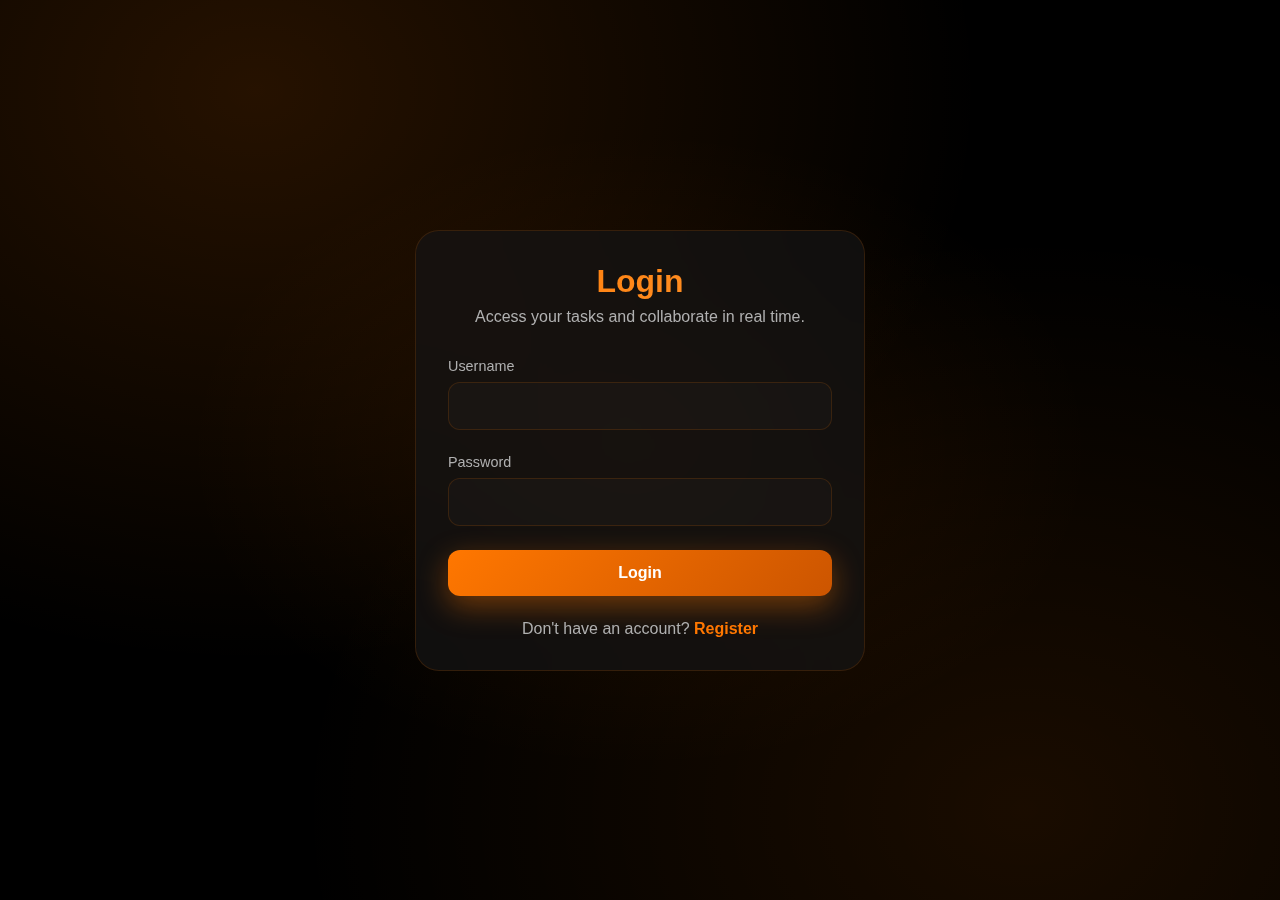
<file: frontend/index.html>
<!DOCTYPE html>
<html lang="en">
  <head>
    <meta charset="UTF-8" />
    <title>TaskFlow Dashboard</title>
    <link rel="stylesheet" href="./styles.css" />
  </head>
  <body>
    <nav class="nav-sticky">
      <div class="nav-container">
        <h1 class="nav-logo">TaskFlow</h1>
        <ul class="nav-links">
          <li><a class="nav-link" href="#tasks">Tasks</a></li>
          <li><a class="nav-link" href="#chat">Chat</a></li>
          <li class="user-badge" id="userBadge"></li>
          <li>
            <button class="btn btn-secondary" id="logoutBtn">Logout</button>
          </li>
        </ul>
      </div>
    </nav>

    <header class="hero-section">
      <h2 class="hero-title">Welcome to TaskFlow</h2>
      <p class="hero-subtitle">
        Manage your workflow, collaborate in real-time, and stay organized.
      </p>
      <div class="hero-animated-text">
        <span>Plan</span>
        <span>Collaborate</span>
        <span>Achieve</span>
      </div>
    </header>

    <main id="tasks" class="section">
      <h2 class="section-title">Your Tasks</h2>
      <div class="grid-2">
        <div class="glass-card">
          <form id="taskForm">
            <input id="title" placeholder="Title" required />
            <textarea id="description" placeholder="Description"></textarea>
            <input type="date" id="dueDate" />
            <button class="btn btn-primary" style="width: 100%">
              Create Task
            </button>
          </form>
        </div>

        <div class="glass-card">
          <input
            id="search"
            placeholder="Search tasks..."
            style="width: 100%; margin-bottom: 1rem"
          />
          <div id="taskList"></div>
        </div>
      </div>
    </main>

    <section id="chat" class="section">
      <h2 class="section-title">Team Chat</h2>
      <div class="glass-card">
        <div class="chat-room-controls">
          <input id="room" placeholder="Enter room name" />
          <button class="btn btn-primary" id="createBtn">Create Room</button>
          <button class="btn btn-secondary" id="joinBtn">Join Room</button>
          <button class="btn btn-danger" id="leaveBtn" disabled>
            Leave Room
          </button>
        </div>

        <p id="roomStatus" class="room-status"></p>
        <div class="chat-container" id="chatBox"></div>

        <form id="chatForm" class="chat-input-group">
          <input id="chatText" placeholder="Type a message..." />
          <button class="btn btn-primary">Send</button>
        </form>
      </div>
    </section>

    <footer class="footer">
      <p>TaskFlow © 2025</p>
    </footer>

    <script src="https://cdn.socket.io/4.7.2/socket.io.min.js"></script>
    <script src="./app.js"></script>
  </body>
</html>
</file>
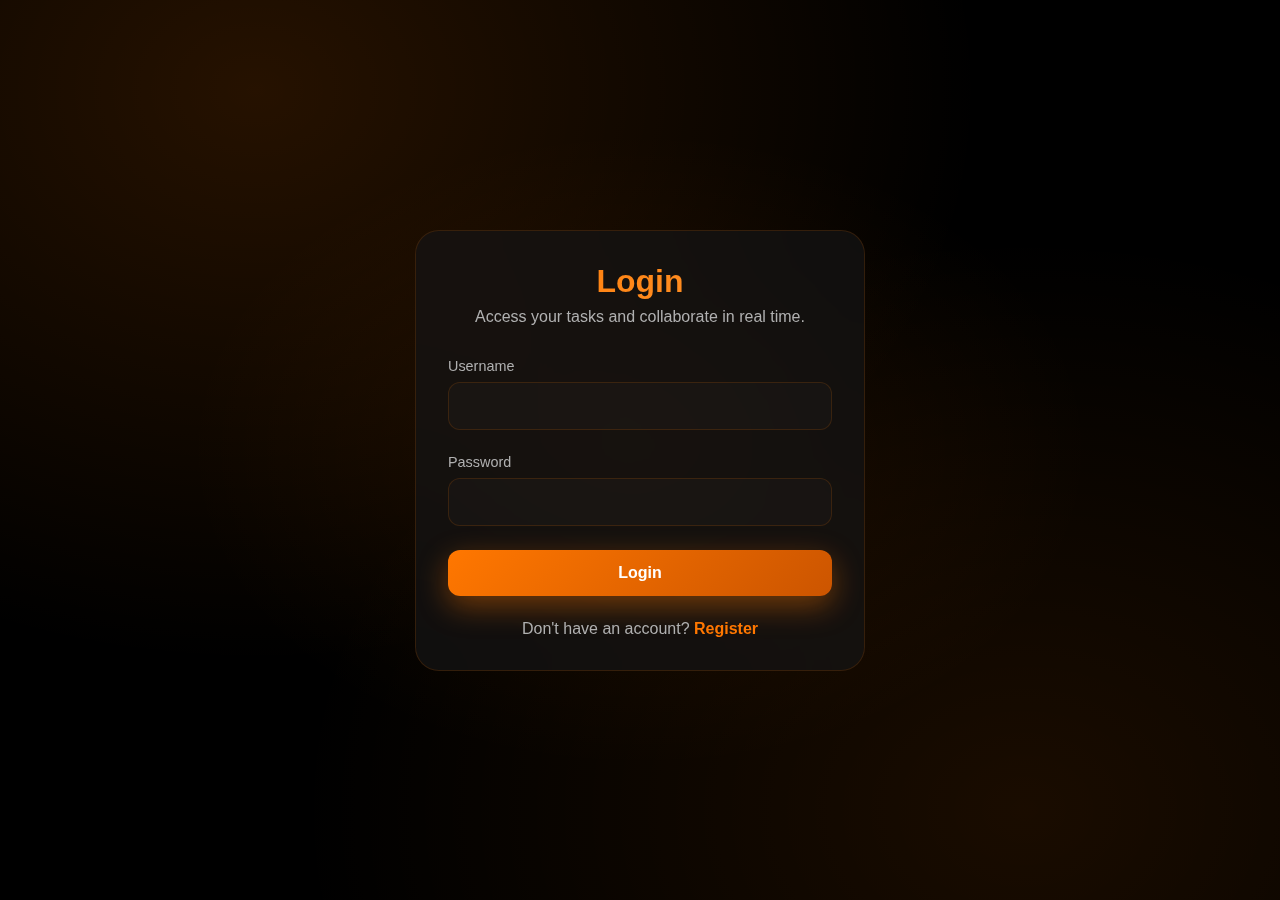
<file: frontend/login.html>
<!DOCTYPE html>
<html lang="en">
  <head>
    <meta charset="UTF-8" />
    <title>TaskFlow Login</title>
    <link rel="stylesheet" href="./styles.css" />
  </head>
  <body class="login-container">
    <div class="glass-card login-card">
      <h1 id="formTitle" class="login-title">Login</h1>
      <p id="formSubtitle" class="login-subtitle">
        Access your tasks and collaborate in real time.
      </p>

      <form id="authForm">
        <div class="form-group">
          <label class="form-label">Username</label>
          <input id="username" type="text" required />
        </div>

        <div class="form-group">
          <label class="form-label">Password</label>
          <input id="password" type="password" required />
        </div>

        <button
          type="submit"
          id="submitBtn"
          class="btn btn-primary"
          style="width: 100%"
        >
          Login
        </button>
      </form>

      <p class="toggle-text">
        <span id="toggleMsg">Don't have an account?</span>
        <a href="#" id="toggleLink" class="toggle-link">Register</a>
      </p>
    </div>

    <script>
      const baseURL = "http://localhost:8001/api";
      let isLogin = true;

      const elements = {
        title: document.getElementById("formTitle"),
        subtitle: document.getElementById("formSubtitle"),
        submit: document.getElementById("submitBtn"),
        toggleMsg: document.getElementById("toggleMsg"),
        toggleLink: document.getElementById("toggleLink"),
      };

      elements.toggleLink.onclick = () => {
        isLogin = !isLogin;
        const state = isLogin ? "Login" : "Register";
        elements.title.textContent = state;
        elements.subtitle.textContent = isLogin
          ? "Access your tasks and collaborate in real time."
          : "Create an account to start managing tasks.";
        elements.submit.textContent = state;
        elements.toggleMsg.textContent = isLogin
          ? "Don't have an account?"
          : "Already have an account?";
        elements.toggleLink.textContent = isLogin ? "Register" : "Login";
      };

      document.getElementById("authForm").onsubmit = async (e) => {
        e.preventDefault();
        const username = document.getElementById("username").value.trim();
        const password = document.getElementById("password").value.trim();
        if (!username || !password) return alert("Please fill in all fields.");

        const endpoint = `${baseURL}/auth/${isLogin ? "login" : "register"}`;
        try {
          const res = await fetch(endpoint, {
            method: "POST",
            headers: { "Content-Type": "application/json" },
            body: JSON.stringify({ username, password }),
          });
          const data = await res.json();

          if (data.token) {
            localStorage.setItem("token", data.token);
            localStorage.setItem("username", username);
            window.location.href = "./index.html";
          } else {
            alert(data.error || "Operation failed. Try again.");
          }
        } catch {
          alert("Network error. Please try again.");
        }
      };
    </script>
  </body>
</html>
</file>
<file: frontend/styles.css>
:root {
  --bg-dark: #000000;
  --bg-gradient: linear-gradient(180deg, #000000 0%, #0a0a0a 50%, #000000 100%);
  --card-bg: rgba(20, 20, 20, 0.7);
  --card-border: rgba(255, 120, 0, 0.1);
  --accent-orange: #ff7700;
  --accent-orange-light: #ff9933;
  --accent-orange-dark: #cc5500;
  --text-primary: #ffffff;
  --text-secondary: #b0b0b0;
  --text-muted: #808080;
  --glow-orange: rgba(255, 119, 0, 0.4);
  --glow-orange-strong: rgba(255, 119, 0, 0.6);
  --glass-bg: rgba(255, 255, 255, 0.02);
  --glass-border: rgba(255, 120, 0, 0.15);
  --gradient-orange: linear-gradient(
    135deg,
    var(--accent-orange),
    var(--accent-orange-light)
  );
}

* {
  box-sizing: border-box;
  margin: 0;
  padding: 0;
}

body {
  font-family: -apple-system, BlinkMacSystemFont, "Segoe UI", "Roboto", "Oxygen",
    "Ubuntu", "Cantarell", "Fira Sans", "Droid Sans", "Helvetica Neue",
    sans-serif;
  -webkit-font-smoothing: antialiased;
  -moz-osx-font-smoothing: grayscale;
  background: var(--bg-dark);
  background-image: radial-gradient(
      at 20% 10%,
      rgba(255, 119, 0, 0.15) 0px,
      transparent 50%
    ),
    radial-gradient(at 80% 90%, rgba(255, 119, 0, 0.1) 0px, transparent 50%),
    radial-gradient(at 50% 50%, rgba(255, 119, 0, 0.08) 0px, transparent 50%);
  background-attachment: fixed;
  color: var(--text-primary);
  min-height: 100vh;
  overflow-x: hidden;
}

/* Smooth scrolling */
html {
  scroll-behavior: smooth;
}

/* Navigation */

.nav-container {
  max-width: 1400px;
  margin: 0 auto;
  display: flex;
  justify-content: space-between;
  align-items: center;
}

.nav-logo {
  font-size: 1.5rem;
  font-weight: 700;
  background: var(--gradient-orange);
  -webkit-background-clip: text;
  -webkit-text-fill-color: transparent;
  background-clip: text;
}

.nav-links {
  display: flex;
  gap: 2rem;
  list-style: none;
  align-items: center;
}

.nav-link {
  color: var(--text-secondary);
  text-decoration: none;
  font-weight: 500;
  transition: color 0.3s ease;
  cursor: pointer;
}

.nav-link:hover {
  color: var(--text-primary);
}

/* Hero Section */
.hero-section {
  min-height: 60vh;
  display: flex;
  flex-direction: column;
  justify-content: center;
  align-items: center;
  text-align: center;
  padding: 4rem 2rem;
  position: relative;
  overflow: hidden;
}

.hero-title {
  font-size: clamp(2.5rem, 8vw, 5rem);
  font-weight: 800;
  line-height: 1.1;
  margin-bottom: 1.5rem;
  background: linear-gradient(
    135deg,
    #ffffff,
    var(--accent-orange),
    var(--accent-orange-light)
  );
  -webkit-background-clip: text;
  -webkit-text-fill-color: transparent;
  background-clip: text;
  animation: fadeInUp 0.8s ease;
}

.hero-subtitle {
  font-size: clamp(1rem, 3vw, 1.5rem);
  color: var(--text-secondary);
  max-width: 700px;
  margin-bottom: 2rem;
  animation: fadeInUp 0.8s ease 0.2s backwards;
}

.hero-animated-text {
  font-size: clamp(1.5rem, 4vw, 3rem);
  font-weight: 700;
  margin: 2rem 0;
  position: relative;
}

.hero-animated-text span {
  display: inline-block;
  animation: float 3s ease-in-out infinite;
}

.hero-animated-text span:nth-child(2) {
  animation-delay: 0.1s;
  color: var(--accent-orange);
}

.hero-animated-text span:nth-child(3) {
  animation-delay: 0.2s;
  color: var(--accent-orange-light);
}

/* Sections */
.section {
  max-width: 1400px;
  margin: 0 auto;
  padding: 4rem 2rem;
}

.section-title {
  font-size: clamp(2rem, 5vw, 3.5rem);
  font-weight: 700;
  text-align: center;
  margin-bottom: 3rem;
  background: var(--gradient-orange);
  -webkit-background-clip: text;
  -webkit-text-fill-color: transparent;
  background-clip: text;
}

.section-subtitle {
  text-align: center;
  color: var(--text-secondary);
  font-size: 1.1rem;
  margin-bottom: 3rem;
  max-width: 600px;
  margin-left: auto;
  margin-right: auto;
}

/* Grid Layouts */
.grid-2 {
  display: grid;
  grid-template-columns: repeat(auto-fit, minmax(400px, 1fr));
  gap: 2rem;
  margin-bottom: 2rem;
}

.grid-3 {
  display: grid;
  grid-template-columns: repeat(auto-fit, minmax(300px, 1fr));
  gap: 2rem;
}

/* Glass Cards */
.glass-card {
  background: var(--card-bg);
  backdrop-filter: blur(20px);
  border: 1px solid var(--glass-border);
  border-radius: 24px;
  padding: 2rem;
  transition: all 0.3s ease;
  position: relative;
  overflow: hidden;
}

.glass-card::before {
  content: "";
  position: absolute;
  top: 0;
  left: 0;
  right: 0;
  height: 1px;
  background: linear-gradient(
    90deg,
    transparent,
    var(--accent-orange),
    transparent
  );
  opacity: 0;
  transition: opacity 0.3s ease;
}

.glass-card:hover {
  border-color: var(--accent-orange);
  box-shadow: 0 20px 40px var(--glow-orange);
  transform: translateY(-5px);
}

.glass-card:hover::before {
  opacity: 1;
}

.card-title {
  font-size: 1.5rem;
  font-weight: 600;
  margin-bottom: 1rem;
  color: var(--text-primary);
}

.card-content {
  color: var(--text-secondary);
  line-height: 1.6;
}

/* Forms */
.form-group {
  margin-bottom: 1.5rem;
}

.form-label {
  display: block;
  margin-bottom: 0.5rem;
  color: var(--text-secondary);
  font-weight: 500;
  font-size: 0.9rem;
}

input,
textarea,
select {
  width: 100%;
  padding: 0.875rem 1rem;
  background: var(--glass-bg);
  border: 1px solid var(--glass-border);
  border-radius: 12px;
  color: var(--text-primary);
  font-size: 1rem;
  transition: all 0.3s ease;
  font-family: inherit;
}

input:focus,
textarea:focus,
select:focus {
  outline: none;
  border-color: var(--accent-orange);
  box-shadow: 0 0 0 3px var(--glow-orange);
}

textarea {
  resize: vertical;
  min-height: 100px;
}

/* Buttons */
.btn {
  padding: 0.875rem 1.75rem;
  border-radius: 12px;
  font-weight: 600;
  font-size: 1rem;
  cursor: pointer;
  transition: all 0.3s ease;
  border: none;
  display: inline-flex;
  align-items: center;
  justify-content: center;
  gap: 0.5rem;
  text-decoration: none;
}

.btn-primary {
  background: linear-gradient(
    135deg,
    var(--accent-orange),
    var(--accent-orange-dark)
  );
  color: white;
  box-shadow: 0 10px 30px var(--glow-orange);
}

.btn-primary:hover {
  transform: translateY(-2px);
  box-shadow: 0 15px 40px var(--glow-orange-strong);
}

.btn-secondary {
  background: var(--glass-bg);
  border: 1px solid var(--glass-border);
  color: var(--text-primary);
}

.btn-secondary:hover {
  border-color: var(--accent-orange);
  background: var(--glass-border);
}

.btn-danger {
  background: rgba(239, 68, 68, 0.1);
  border: 1px solid rgba(239, 68, 68, 0.3);
  color: #ef4444;
}

.btn-danger:hover {
  background: rgba(239, 68, 68, 0.2);
  border-color: #ef4444;
}

.btn-group {
  display: flex;
  gap: 1rem;
  flex-wrap: wrap;
}

/* Task Items */
.task-item {
  background: var(--glass-bg);
  border: 1px solid var(--glass-border);
  border-radius: 16px;
  padding: 1.5rem;
  margin-bottom: 1rem;
  transition: all 0.3s ease;
  display: flex;
  justify-content: space-between;
  align-items: flex-start;
  gap: 1rem;
}

.task-item:hover {
  border-color: var(--accent-orange);
  background: rgba(255, 119, 0, 0.05);
}

.task-item.completed {
  opacity: 0.6;
}

.task-item.completed .task-title {
  text-decoration: line-through;
}

.task-content {
  flex: 1;
}

.task-title {
  font-size: 1.25rem;
  font-weight: 600;
  margin-bottom: 0.5rem;
  color: var(--text-primary);
}

.task-description {
  color: var(--text-secondary);
  margin-bottom: 0.5rem;
  line-height: 1.5;
}

.task-meta {
  display: flex;
  gap: 1rem;
  font-size: 0.875rem;
  color: var(--text-muted);
}

.task-actions {
  display: flex;
  gap: 0.5rem;
  flex-shrink: 0;
}

/* Chat Section - Cleaned Up */
.chat-room-controls {
  display: flex;
  gap: 0.5rem;
  margin-bottom: 1rem;
  flex-wrap: wrap;
  align-items: center;
}

.chat-room-controls input {
  flex: 1;
  min-width: 200px;
}

.room-status {
  padding: 0.75rem;
  margin-bottom: 1rem;
  border-radius: 12px;
  background: rgba(255, 119, 0, 0.1);
  border-left: 3px solid var(--accent-orange);
  color: var(--accent-orange);
  font-weight: 500;
  display: none;
}

.room-status.active {
  display: block;
}

.chat-container {
  background: var(--glass-bg);
  border: 1px solid var(--glass-border);
  border-radius: 16px;
  padding: 1rem;
  height: 250px;
  max-height: 250px;
  overflow-y: auto;
  margin-bottom: 1rem;
  display: flex;
  flex-direction: column;
}

.chat-message {
  padding: 0.75rem;
  margin-bottom: 0.5rem;
  border-radius: 12px;
  background: rgba(255, 255, 255, 0.02);
  border-left: 3px solid var(--accent-orange);
}

.chat-user {
  font-weight: 600;
  color: var(--accent-orange);
  margin-bottom: 0.25rem;
}

.chat-text {
  color: var(--text-secondary);
}

.chat-input-group {
  display: flex;
  gap: 1rem;
}

.chat-input-group input {
  flex: 1;
}

/* Empty State */
.empty-state {
  text-align: center;
  padding: 3rem 1rem;
  color: var(--text-muted);
}

.empty-state-icon {
  font-size: 3rem;
  margin-bottom: 1rem;
  opacity: 0.5;
}

/* User Badge */
.user-badge {
  display: inline-flex;
  align-items: center;
  gap: 0.5rem;
  padding: 0.5rem 1rem;
  background: var(--glass-bg);
  border: 1px solid var(--glass-border);
  border-radius: 12px;
  font-weight: 500;
}

/* Footer */
.footer {
  text-align: center;
  padding: 3rem 2rem;
  color: var(--text-muted);
  border-top: 1px solid var(--card-border);
  margin-top: 4rem;
}

/* Animations */
@keyframes fadeInUp {
  from {
    opacity: 0;
    transform: translateY(30px);
  }
  to {
    opacity: 1;
    transform: translateY(0);
  }
}

@keyframes float {
  0%,
  100% {
    transform: translateY(0px);
  }
  50% {
    transform: translateY(-10px);
  }
}

@keyframes gradient {
  0% {
    background-position: 0% 50%;
  }
  50% {
    background-position: 100% 50%;
  }
  100% {
    background-position: 0% 50%;
  }
}

/* Scrollbar */
::-webkit-scrollbar {
  width: 8px;
}

::-webkit-scrollbar-track {
  background: var(--bg-dark);
}

::-webkit-scrollbar-thumb {
  background: var(--glass-border);
  border-radius: 4px;
}

::-webkit-scrollbar-thumb:hover {
  background: var(--accent-orange);
}

/* Responsive */
@media (max-width: 768px) {
  .nav-links {
    gap: 1rem;
  }

  .grid-2,
  .grid-3 {
    grid-template-columns: 1fr;
  }

  .task-item {
    flex-direction: column;
  }

  .task-actions {
    width: 100%;
    justify-content: flex-start;
  }

  .section {
    padding: 2rem 1rem;
  }

  .chat-room-input-group {
    flex-direction: column;
  }

  .chat-room-input-group input {
    width: 100%;
  }
}

/* Login Page Specific */
.login-container {
  min-height: 100vh;
  display: flex;
  justify-content: center;
  align-items: center;
  padding: 2rem;
}

.login-card {
  width: 100%;
  max-width: 450px;
}

.login-title {
  font-size: 2rem;
  font-weight: 700;
  text-align: center;
  margin-bottom: 0.5rem;
  background: var(--gradient-orange);
  -webkit-background-clip: text;
  -webkit-text-fill-color: transparent;
  background-clip: text;
}

.login-subtitle {
  text-align: center;
  color: var(--text-secondary);
  margin-bottom: 2rem;
}

.divider {
  display: flex;
  align-items: center;
  text-align: center;
  margin: 1.5rem 0;
  color: var(--text-muted);
}

.divider::before,
.divider::after {
  content: "";
  flex: 1;
  border-bottom: 1px solid var(--glass-border);
}

.divider::before {
  margin-right: 1rem;
}

.divider::after {
  margin-left: 1rem;
}

.toggle-text {
  text-align: center;
  margin-top: 1.5rem;
  color: var(--text-secondary);
}

.toggle-link {
  color: var(--accent-orange);
  cursor: pointer;
  text-decoration: none;
  font-weight: 600;
}

.toggle-link:hover {
  text-decoration: underline;
}
</file>
